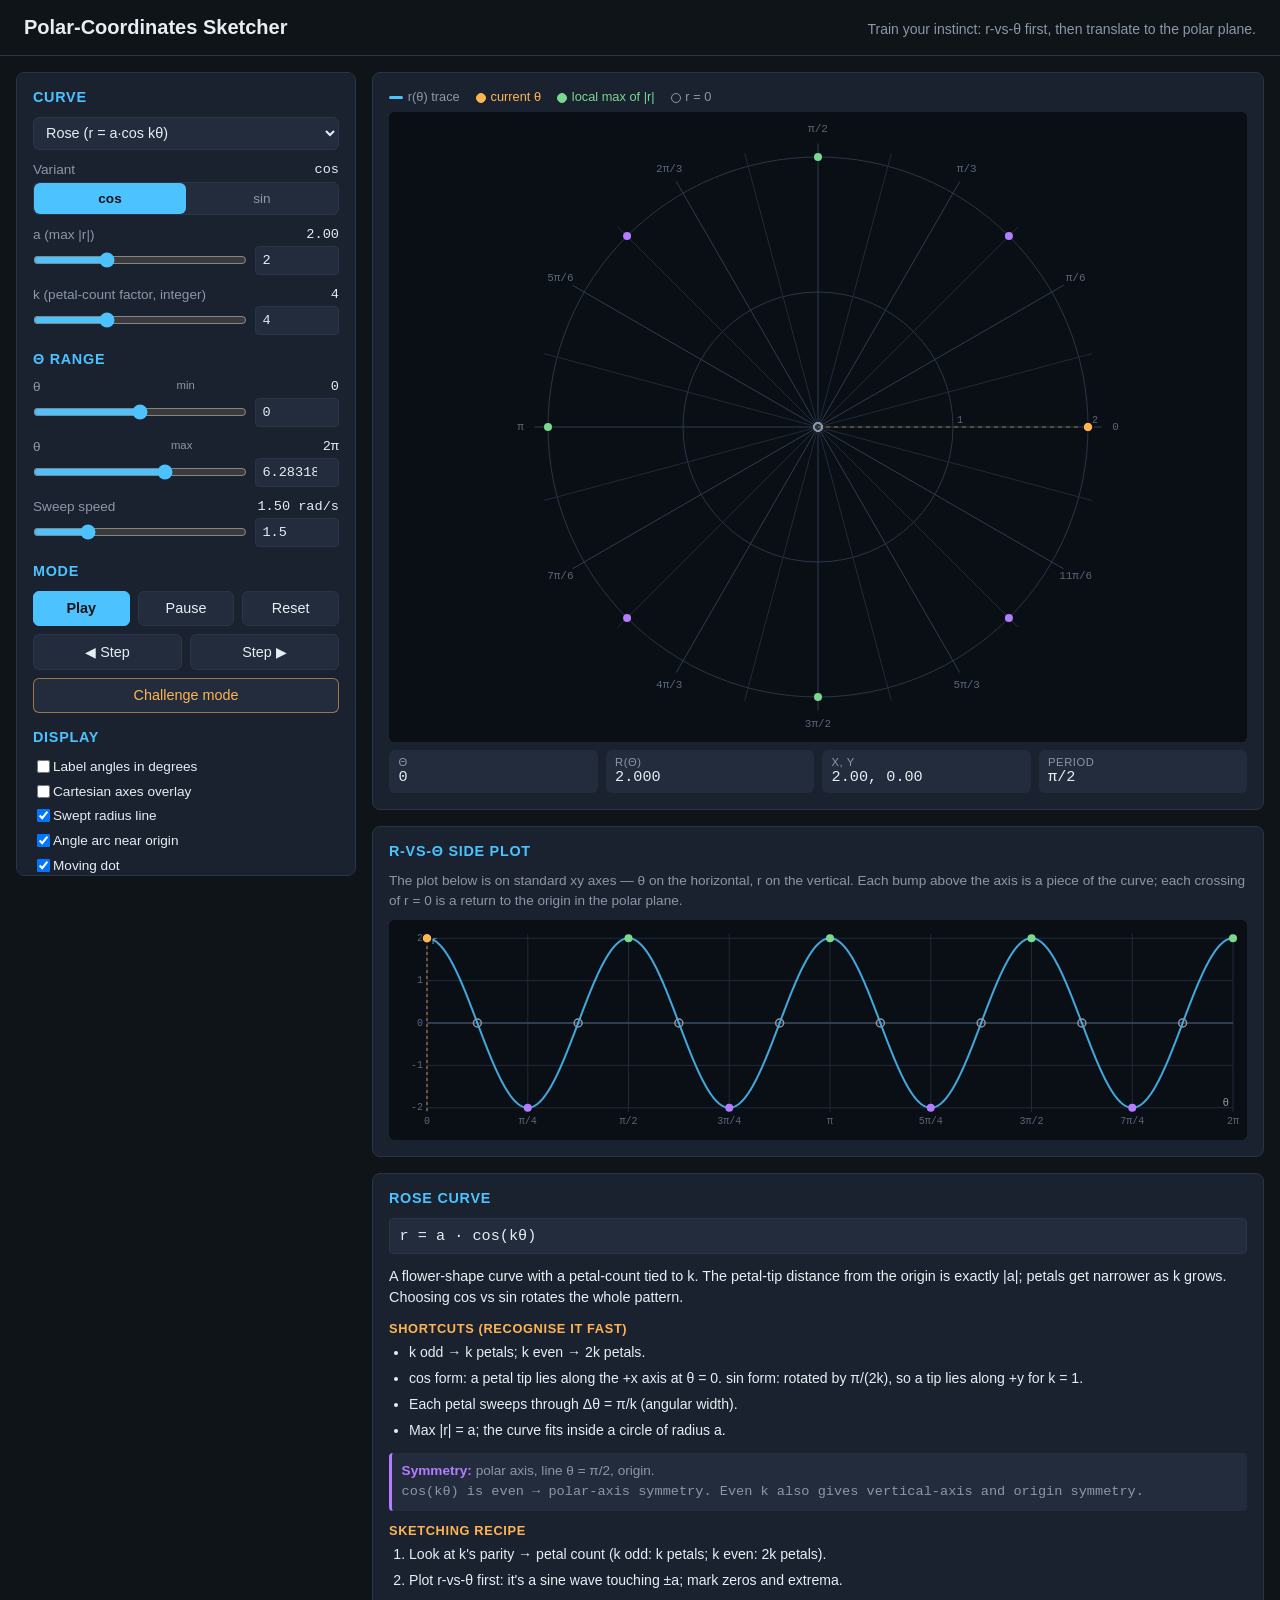
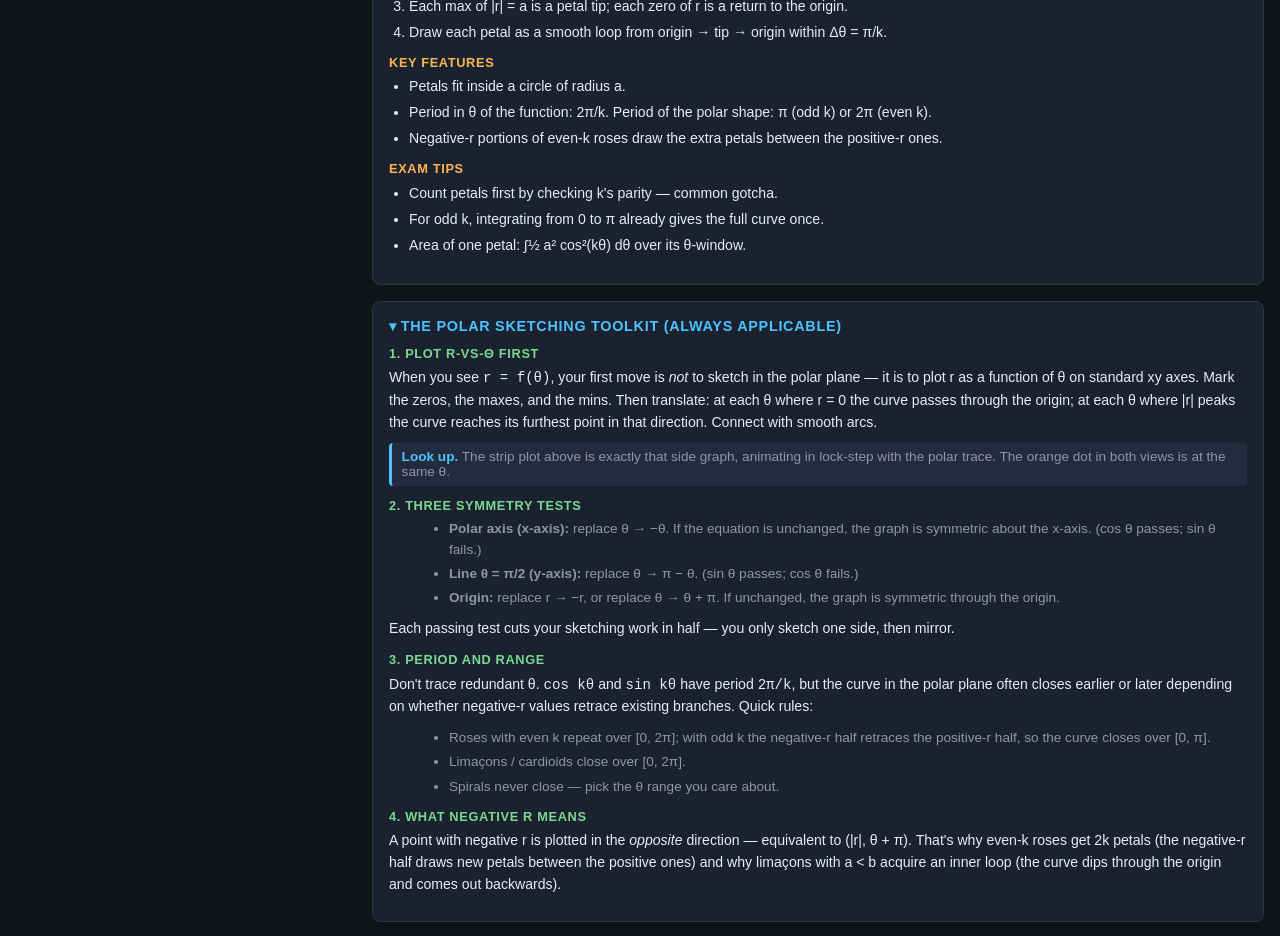
<file: index.html>
<!doctype html>
<html lang="en">
<head>
  <meta charset="utf-8" />
  <meta name="viewport" content="width=device-width, initial-scale=1" />
  <title>Polar-Coordinates Sketcher</title>
  <link rel="stylesheet" href="style.css" />
</head>
<body>
  <header>
    <h1>Polar-Coordinates Sketcher</h1>
    <span class="subtitle">Train your instinct: r-vs-θ first, then translate to the polar plane.</span>
  </header>

  <div class="layout">
    <aside class="sidebar panel">
      <h2>Curve</h2>
      <div class="control">
        <select id="curve">
          <option value="circle">Circle, centred at origin (r = a)</option>
          <option value="offsetCircle">Off-centre circle (r = 2a·cos θ)</option>
          <option value="rose" selected>Rose (r = a·cos kθ)</option>
          <option value="cardioid">Cardioid (r = a(1 + cos θ))</option>
          <option value="limacon">Limaçon (r = a + b·cos θ)</option>
          <option value="archimedean">Archimedean spiral (r = a + bθ)</option>
          <option value="lemniscate">Lemniscate (r² = a²·cos 2θ)</option>
          <option value="logSpiral">Logarithmic spiral (r = a·e^{bθ})</option>
        </select>
      </div>

      <div id="variantRow" class="control hidden">
        <label>Variant <span class="value" id="variantOut">cos</span></label>
        <div class="segmented" id="variant">
          <button data-value="cos" class="active">cos</button>
          <button data-value="sin">sin</button>
        </div>
      </div>

      <div id="paramHost"></div>

      <h2>θ range</h2>
      <div class="control">
        <label>θ<sub>min</sub> <span class="value" id="tMinOut">0</span></label>
        <div class="dual">
          <input type="range" id="tMinRange" min="-25.13" max="25.13" step="0.01" value="0" />
          <input type="number" id="tMinNum" step="0.01" value="0" />
        </div>
      </div>
      <div class="control">
        <label>θ<sub>max</sub> <span class="value" id="tMaxOut">2π</span></label>
        <div class="dual">
          <input type="range" id="tMaxRange" min="-25.13" max="25.13" step="0.01" value="6.2832" />
          <input type="number" id="tMaxNum" step="0.01" value="6.2832" />
        </div>
      </div>
      <div class="control">
        <label>Sweep speed <span class="value" id="speedOut">1.5 rad/s</span></label>
        <div class="dual">
          <input type="range" id="speedRange" min="0.1" max="6" step="0.05" value="1.5" />
          <input type="number" id="speedNum" step="0.05" value="1.5" />
        </div>
      </div>

      <h2>Mode</h2>
      <div class="button-row triple">
        <button id="playBtn" class="primary">Play</button>
        <button id="pauseBtn">Pause</button>
        <button id="resetBtn">Reset</button>
      </div>
      <div class="button-row">
        <button id="stepBackBtn">◀ Step</button>
        <button id="stepFwdBtn">Step ▶</button>
      </div>
      <div class="button-row single">
        <button id="challengeBtn" class="warn">Challenge mode</button>
      </div>

      <h2>Display</h2>
      <div class="checkbox-row">
        <input type="checkbox" id="optDegrees" /> <label for="optDegrees">Label angles in degrees</label>
      </div>
      <div class="checkbox-row">
        <input type="checkbox" id="optCartesian" /> <label for="optCartesian">Cartesian axes overlay</label>
      </div>
      <div class="checkbox-row">
        <input type="checkbox" id="optRadius" checked /> <label for="optRadius">Swept radius line</label>
      </div>
      <div class="checkbox-row">
        <input type="checkbox" id="optArc" checked /> <label for="optArc">Angle arc near origin</label>
      </div>
      <div class="checkbox-row">
        <input type="checkbox" id="optDot" checked /> <label for="optDot">Moving dot</label>
      </div>
      <div class="checkbox-row">
        <input type="checkbox" id="optAutofit" checked /> <label for="optAutofit">Auto-fit scale</label>
      </div>
      <div class="checkbox-row">
        <input type="checkbox" id="optMarkers" checked /> <label for="optMarkers">Key-θ markers</label>
      </div>
      <div class="checkbox-row">
        <input type="checkbox" id="optSidePlot" checked /> <label for="optSidePlot">Show r-vs-θ side plot</label>
      </div>
    </aside>

    <main class="stage">
      <section class="panel">
        <div class="legend">
          <span><span class="swatch" style="background: var(--accent);"></span>r(θ) trace</span>
          <span style="color: var(--accent-2);"><span class="swatch dot filled"></span>current θ</span>
          <span style="color: var(--ok);"><span class="swatch dot filled"></span>local max of |r|</span>
          <span style="color: var(--muted);"><span class="swatch dot"></span>r = 0</span>
        </div>
        <div class="canvas-wrap polar">
          <canvas id="polar"></canvas>
          <div class="challenge-overlay hidden" id="challengeOverlay">
            <div class="title">Sketch this in your head.</div>
            <div class="body">
              Read the formula and the r-vs-θ side plot below. Predict petal count, max |r|, where r hits zero,
              and the symmetry. Then click Reveal to verify.
            </div>
            <button id="revealBtn" class="primary">Reveal</button>
          </div>
        </div>
        <div class="hud">
          <div class="item"><div class="k">θ</div><div class="v" id="hudTheta">0.000</div></div>
          <div class="item"><div class="k">r(θ)</div><div class="v" id="hudR">0.000</div></div>
          <div class="item"><div class="k">x, y</div><div class="v" id="hudXY">0.000, 0.000</div></div>
          <div class="item"><div class="k">Period</div><div class="v" id="hudPeriod">2π</div></div>
        </div>
      </section>

      <section class="panel" id="sidePlotPanel">
        <h2>r-vs-θ side plot</h2>
        <p style="margin: 0 0 0.5rem 0; font-size: 0.85rem; color: var(--muted); line-height: 1.5;">
          The plot below is on standard xy axes — θ on the horizontal, r on the vertical. Each bump above the
          axis is a piece of the curve; each crossing of r = 0 is a return to the origin in the polar plane.
        </p>
        <div class="canvas-wrap strip">
          <canvas id="rTheta"></canvas>
        </div>
      </section>

      <section class="panel about-panel">
        <h2 id="aboutName">Curve</h2>
        <div class="formula" id="aboutFormula"></div>
        <p id="aboutDesc"></p>

        <h3>Shortcuts (recognise it fast)</h3>
        <ul id="aboutShortcuts"></ul>

        <div class="symmetry-line" id="aboutSymmetry"></div>

        <h3>Sketching recipe</h3>
        <ol id="aboutRecipe"></ol>

        <h3>Key features</h3>
        <ul id="aboutKey"></ul>

        <h3>Exam tips</h3>
        <ul id="aboutTips"></ul>
      </section>

      <details class="panel logic-panel" open>
        <summary>The polar sketching toolkit (always applicable)</summary>

        <h3>1. Plot r-vs-θ first</h3>
        <p>
          When you see <span class="mono">r = f(θ)</span>, your first move is <em>not</em> to sketch in the polar plane —
          it is to plot r as a function of θ on standard xy axes. Mark the zeros, the maxes, and the mins. Then
          translate: at each θ where r = 0 the curve passes through the origin; at each θ where |r| peaks the
          curve reaches its furthest point in that direction. Connect with smooth arcs.
        </p>
        <div class="callout"><strong>Look up.</strong> The strip plot above is exactly that side graph, animating in
          lock-step with the polar trace. The orange dot in both views is at the same θ.</div>

        <h3>2. Three symmetry tests</h3>
        <ul>
          <li><strong>Polar axis (x-axis):</strong> replace θ → −θ. If the equation is unchanged, the graph is symmetric about the x-axis. (cos θ passes; sin θ fails.)</li>
          <li><strong>Line θ = π/2 (y-axis):</strong> replace θ → π − θ. (sin θ passes; cos θ fails.)</li>
          <li><strong>Origin:</strong> replace r → −r, or replace θ → θ + π. If unchanged, the graph is symmetric through the origin.</li>
        </ul>
        <p>Each passing test cuts your sketching work in half — you only sketch one side, then mirror.</p>

        <h3>3. Period and range</h3>
        <p>
          Don't trace redundant θ. <span class="mono">cos kθ</span> and <span class="mono">sin kθ</span> have period
          <span class="mono">2π/k</span>, but the curve in the polar plane often closes earlier or later depending
          on whether negative-r values retrace existing branches. Quick rules:
        </p>
        <ul>
          <li>Roses with even k repeat over [0, 2π]; with odd k the negative-r half retraces the positive-r half, so the curve closes over [0, π].</li>
          <li>Limaçons / cardioids close over [0, 2π].</li>
          <li>Spirals never close — pick the θ range you care about.</li>
        </ul>

        <h3>4. What negative r means</h3>
        <p>
          A point with negative r is plotted in the <em>opposite</em> direction — equivalent to (|r|, θ + π).
          That's why even-k roses get 2k petals (the negative-r half draws new petals between the positive ones)
          and why limaçons with a &lt; b acquire an inner loop (the curve dips through the origin and comes out
          backwards).
        </p>
      </details>
    </main>
  </div>

  <script src="polar.js"></script>
</body>
</html>
</file>
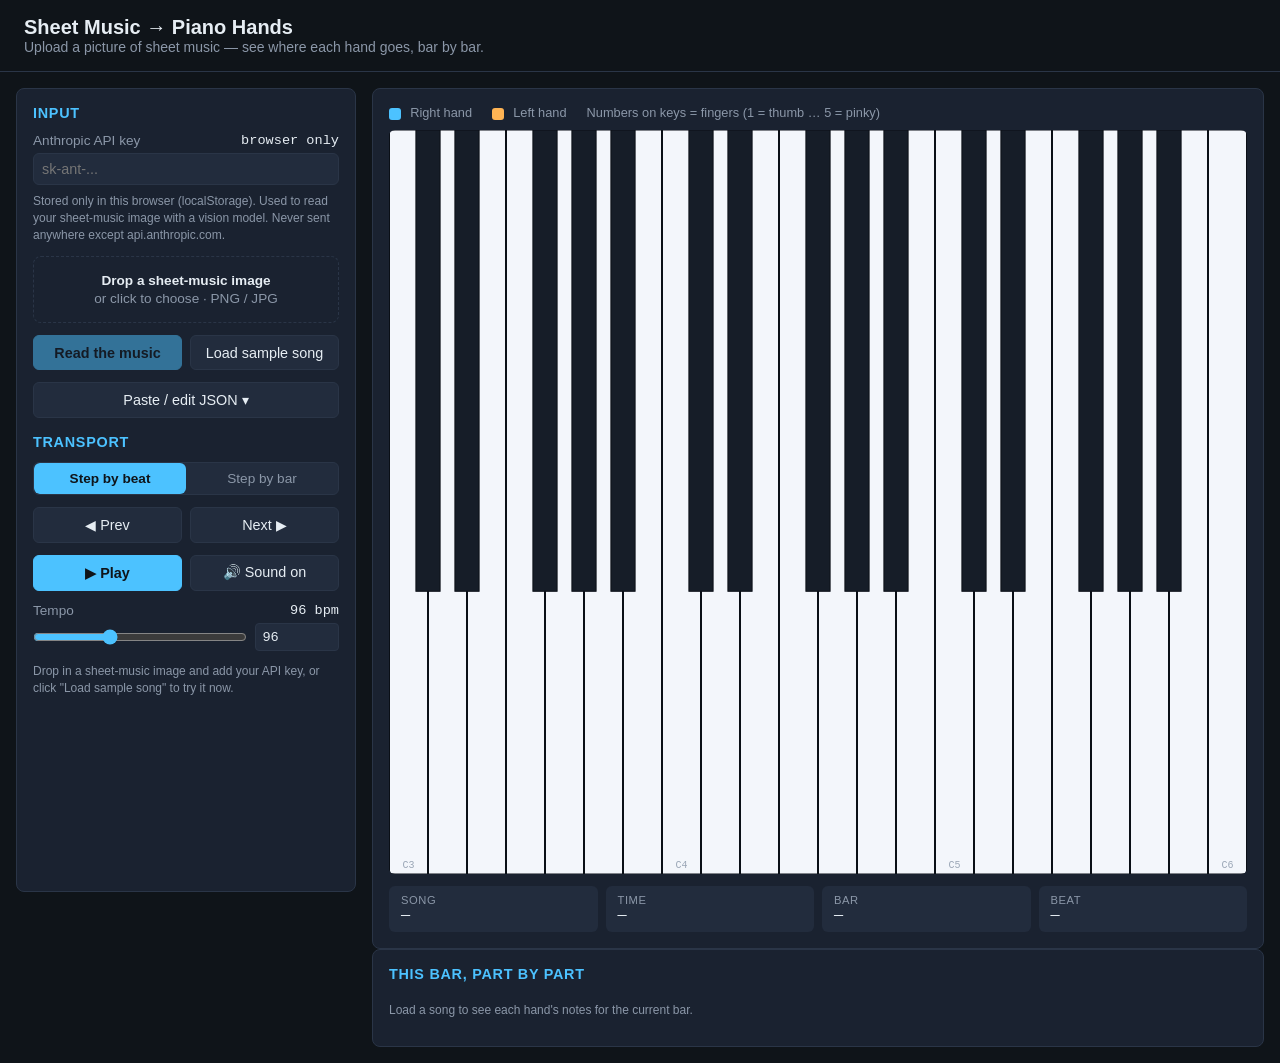
<file: piano.html>
<!DOCTYPE html>
<html lang="en">
<head>
  <meta charset="UTF-8" />
  <meta name="viewport" content="width=device-width, initial-scale=1.0" />
  <title>Sheet Music → Piano Hands</title>
  <link rel="stylesheet" href="piano.css" />
</head>
<body>
  <header>
    <div>
      <h1>Sheet Music → Piano Hands</h1>
      <div class="subtitle">Upload a picture of sheet music — see where each hand goes, bar by bar.</div>
    </div>
    <div id="songBadge" class="badge hidden"></div>
  </header>

  <div class="layout">
    <!-- ───────────── Sidebar controls ───────────── -->
    <aside class="panel sidebar">
      <h2>Input</h2>

      <div class="control">
        <label for="apiKey">Anthropic API key <span class="value">browser only</span></label>
        <input id="apiKey" type="password" class="text-input" placeholder="sk-ant-..." autocomplete="off" />
        <p class="note">Stored only in this browser (localStorage). Used to read your sheet-music image with a vision model. Never sent anywhere except api.anthropic.com.</p>
      </div>

      <div id="dropzone" class="dropzone">
        <input id="fileInput" type="file" accept="image/*" class="hidden" />
        <div class="dz-inner">
          <strong>Drop a sheet-music image</strong>
          <span>or click to choose · PNG / JPG</span>
        </div>
        <img id="preview" class="preview hidden" alt="sheet music preview" />
      </div>

      <div class="button-row">
        <button id="analyzeBtn" class="primary" disabled>Read the music</button>
        <button id="sampleBtn">Load sample song</button>
      </div>

      <div class="button-row single">
        <button id="pasteToggle">Paste / edit JSON ▾</button>
      </div>
      <div id="pasteWrap" class="hidden">
        <textarea id="jsonInput" class="json-input mono" spellcheck="false"
          placeholder='{ "title": "...", "timeSignature": "4/4", "tempoBpm": 96, "bars": [ ... ] }'></textarea>
        <div class="button-row single">
          <button id="loadJsonBtn">Load this JSON</button>
        </div>
      </div>

      <h2>Transport</h2>
      <div class="segmented" id="stepMode">
        <button data-mode="beat" class="active">Step by beat</button>
        <button data-mode="bar">Step by bar</button>
      </div>

      <div class="button-row">
        <button id="prevBtn">◀ Prev</button>
        <button id="nextBtn">Next ▶</button>
      </div>
      <div class="button-row">
        <button id="playBtn" class="primary">▶ Play</button>
        <button id="muteBtn">🔊 Sound on</button>
      </div>

      <div class="control" style="margin-top:0.75rem;">
        <label for="tempoRange">Tempo <span class="value"><span id="tempoOut">96</span> bpm</span></label>
        <div class="dual">
          <input id="tempoRange" type="range" min="30" max="220" step="1" value="96" />
          <input id="tempoNum" type="number" min="30" max="220" step="1" value="96" />
        </div>
      </div>

      <p id="status" class="note"></p>
    </aside>

    <!-- ───────────── Stage ───────────── -->
    <main class="stage">
      <div class="panel">
        <div class="legend">
          <span><span class="swatch-box right"></span> Right hand</span>
          <span><span class="swatch-box left"></span> Left hand</span>
          <span class="muted">Numbers on keys = fingers (1 = thumb … 5 = pinky)</span>
        </div>
        <canvas id="piano" height="260"></canvas>
        <div class="readout">
          <div class="item"><div class="k">Song</div><div class="v" id="rTitle">—</div></div>
          <div class="item"><div class="k">Time</div><div class="v" id="rTime">—</div></div>
          <div class="item"><div class="k">Bar</div><div class="v" id="rBar">—</div></div>
          <div class="item"><div class="k">Beat</div><div class="v" id="rBeat">—</div></div>
        </div>
      </div>

      <div class="panel">
        <h2>This bar, part by part</h2>
        <div id="parts" class="parts">
          <p class="note">Load a song to see each hand's notes for the current bar.</p>
        </div>
      </div>
    </main>
  </div>

  <script src="piano.js"></script>
</body>
</html>
</file>
<file: style.css>
:root {
  --bg: #0f1419;
  --panel: #1a2230;
  --panel-2: #222c3d;
  --text: #e6edf3;
  --muted: #8b97a8;
  --accent: #4cc2ff;
  --accent-2: #ffb454;
  --danger: #ff6b6b;
  --grid: #2a3547;
  --ok: #7bd88f;
  --violet: #b47cff;
  --pink: #ff9ad5;
}
* { box-sizing: border-box; }
html, body {
  margin: 0;
  padding: 0;
  background: var(--bg);
  color: var(--text);
  font-family: -apple-system, BlinkMacSystemFont, "Segoe UI", Roboto, sans-serif;
  min-height: 100vh;
}
.hidden { display: none !important; }
.mono { font-family: ui-monospace, "SF Mono", Menlo, monospace; }
header {
  padding: 1rem 1.5rem;
  border-bottom: 1px solid var(--grid);
  display: flex;
  justify-content: space-between;
  align-items: baseline;
  flex-wrap: wrap;
  gap: 0.5rem;
}
header h1 { margin: 0; font-size: 1.25rem; font-weight: 600; }
header .subtitle { color: var(--muted); font-size: 0.875rem; }

.layout {
  display: grid;
  grid-template-columns: 340px 1fr;
  gap: 1rem;
  padding: 1rem;
}
@media (max-width: 960px) {
  .layout { grid-template-columns: 1fr; }
}

.panel {
  background: var(--panel);
  border: 1px solid var(--grid);
  border-radius: 8px;
  padding: 1rem;
}
.sidebar { max-height: calc(100vh - 6rem); overflow-y: auto; position: sticky; top: 1rem; }
@media (max-width: 960px) {
  .sidebar { max-height: none; position: static; }
}
.panel h2 {
  margin: 0 0 0.75rem 0;
  font-size: 0.9rem;
  font-weight: 600;
  color: var(--accent);
  text-transform: uppercase;
  letter-spacing: 0.05em;
}
.panel h2:not(:first-child) { margin-top: 1rem; }
.panel h3 {
  margin: 0.75rem 0 0.4rem 0;
  font-size: 0.8rem;
  font-weight: 600;
  color: var(--accent-2);
  text-transform: uppercase;
  letter-spacing: 0.05em;
}

.control { margin-bottom: 0.75rem; }
.control label {
  display: flex;
  justify-content: space-between;
  font-size: 0.85rem;
  color: var(--muted);
  margin-bottom: 0.3rem;
  gap: 0.5rem;
}
.control label .value {
  color: var(--text);
  font-variant-numeric: tabular-nums;
  font-family: ui-monospace, "SF Mono", Menlo, monospace;
}
.control input[type="range"] {
  width: 100%;
  accent-color: var(--accent);
  margin: 0;
}
.control input[type="checkbox"] {
  margin-right: 0.5rem;
  accent-color: var(--accent);
}
.checkbox-row {
  display: flex;
  align-items: center;
  font-size: 0.85rem;
  color: var(--text);
  margin-bottom: 0.35rem;
}
.dual {
  display: grid;
  grid-template-columns: 1fr 84px;
  gap: 0.5rem;
  align-items: center;
}
.dual input[type="number"] {
  background: var(--panel-2);
  border: 1px solid var(--grid);
  color: var(--text);
  border-radius: 4px;
  padding: 0.35rem 0.4rem;
  font-family: ui-monospace, "SF Mono", Menlo, monospace;
  font-size: 0.85rem;
  width: 100%;
  min-width: 0;
}
.dual input[type="number"]:focus {
  outline: none;
  border-color: var(--accent);
}
select {
  width: 100%;
  background: var(--panel-2);
  border: 1px solid var(--grid);
  color: var(--text);
  border-radius: 6px;
  padding: 0.4rem 0.5rem;
  font-size: 0.9rem;
  font-family: inherit;
}
select:focus { outline: none; border-color: var(--accent); }

.segmented {
  display: grid;
  grid-template-columns: 1fr 1fr;
  gap: 0;
  background: var(--panel-2);
  border: 1px solid var(--grid);
  border-radius: 6px;
  overflow: hidden;
}
.segmented button {
  background: transparent;
  color: var(--muted);
  border: none;
  padding: 0.5rem 0.5rem;
  cursor: pointer;
  font-size: 0.85rem;
  transition: background 0.15s, color 0.15s;
}
.segmented button.active {
  background: var(--accent);
  color: #0f1419;
  font-weight: 600;
}
.segmented button:not(.active):hover { background: #2d3a50; color: var(--text); }

.button-row {
  display: grid;
  grid-template-columns: 1fr 1fr;
  gap: 0.5rem;
  margin-top: 0.5rem;
}
.button-row.triple { grid-template-columns: 1fr 1fr 1fr; }
.button-row.single { grid-template-columns: 1fr; }
button {
  background: var(--panel-2);
  color: var(--text);
  border: 1px solid var(--grid);
  border-radius: 6px;
  padding: 0.55rem 0.75rem;
  cursor: pointer;
  font-size: 0.9rem;
  transition: background 0.15s, border-color 0.15s;
  font-family: inherit;
}
button:hover { background: #2d3a50; border-color: var(--accent); }
button.primary { background: var(--accent); color: #0f1419; border-color: var(--accent); font-weight: 600; }
button.primary:hover { background: #6dd0ff; }
button.warn { border-color: rgba(255,180,84,0.55); color: var(--accent-2); }
button.warn.active { background: var(--accent-2); color: #0f1419; }

.stage {
  display: flex;
  flex-direction: column;
  gap: 1rem;
}
canvas {
  display: block;
  width: 100%;
  background: #0a0f16;
  border-radius: 6px;
}

.canvas-wrap {
  position: relative;
}
.canvas-wrap.polar canvas {
  aspect-ratio: 1 / 1;
  max-height: 70vh;
}
.canvas-wrap.strip canvas {
  height: 220px;
}

.challenge-overlay {
  position: absolute;
  inset: 0;
  background: rgba(15, 20, 25, 0.92);
  border: 1px dashed var(--accent-2);
  border-radius: 6px;
  display: flex;
  flex-direction: column;
  align-items: center;
  justify-content: center;
  gap: 0.75rem;
  padding: 1rem;
  text-align: center;
}
.challenge-overlay .title {
  font-size: 1.05rem;
  font-weight: 600;
  color: var(--accent-2);
}
.challenge-overlay .body {
  color: var(--muted);
  font-size: 0.9rem;
  max-width: 32ch;
  line-height: 1.5;
}

.hud {
  display: grid;
  grid-template-columns: repeat(auto-fit, minmax(120px, 1fr));
  gap: 0.5rem;
  margin-top: 0.5rem;
}
.hud .item {
  background: var(--panel-2);
  border-radius: 6px;
  padding: 0.4rem 0.6rem;
}
.hud .item .k {
  font-size: 0.7rem;
  color: var(--muted);
  text-transform: uppercase;
  letter-spacing: 0.05em;
}
.hud .item .v {
  font-family: ui-monospace, "SF Mono", Menlo, monospace;
  font-size: 0.95rem;
  font-variant-numeric: tabular-nums;
}

.legend {
  display: flex;
  gap: 1rem;
  font-size: 0.8rem;
  color: var(--muted);
  margin-bottom: 0.5rem;
  flex-wrap: wrap;
}
.legend .swatch {
  display: inline-block;
  width: 14px;
  height: 3px;
  vertical-align: middle;
  margin-right: 0.3rem;
  border-radius: 2px;
}
.legend .swatch.dot {
  width: 10px; height: 10px; border-radius: 50%; border: 1px solid currentColor;
}
.legend .swatch.dot.filled { background: currentColor; }

.formula {
  font-size: 0.95rem;
  font-family: ui-monospace, "SF Mono", Menlo, monospace;
  color: var(--text);
  background: var(--panel-2);
  border: 1px solid var(--grid);
  border-radius: 4px;
  padding: 0.5rem 0.6rem;
  margin-bottom: 0.75rem;
}

.about-panel p { margin: 0.4rem 0 0.75rem 0; line-height: 1.5; font-size: 0.9rem; }
.about-panel ul, .about-panel ol {
  margin: 0.25rem 0 0.75rem 1.25rem;
  padding: 0;
  font-size: 0.88rem;
  line-height: 1.5;
}
.about-panel ul li, .about-panel ol li { margin-bottom: 0.3rem; }
.about-panel .symmetry-line {
  font-size: 0.85rem;
  color: var(--muted);
  background: var(--panel-2);
  border-left: 3px solid var(--violet);
  padding: 0.5rem 0.6rem;
  border-radius: 4px;
  margin-bottom: 0.75rem;
  line-height: 1.5;
}
.about-panel .symmetry-line strong { color: var(--violet); }

.logic-panel summary {
  cursor: pointer;
  font-weight: 600;
  color: var(--accent);
  font-size: 0.9rem;
  text-transform: uppercase;
  letter-spacing: 0.05em;
  list-style: none;
  margin-bottom: 0.5rem;
}
.logic-panel summary::-webkit-details-marker { display: none; }
.logic-panel summary::before {
  content: "▾ ";
  display: inline-block;
  margin-right: 0.25rem;
  transition: transform 0.15s;
}
.logic-panel:not([open]) summary::before { transform: rotate(-90deg); }
.logic-panel h3 { color: var(--ok); }
.logic-panel p { font-size: 0.88rem; line-height: 1.55; margin: 0.25rem 0 0.6rem 0; color: var(--text); }
.logic-panel ul { margin: 0.25rem 0 0.6rem 1.25rem; font-size: 0.85rem; line-height: 1.5; color: var(--muted); }
.logic-panel ul li { margin-bottom: 0.25rem; }
.logic-panel .callout {
  border-left: 3px solid var(--accent);
  padding: 0.4rem 0.6rem;
  background: var(--panel-2);
  border-radius: 4px;
  font-size: 0.85rem;
  color: var(--muted);
  margin-bottom: 0.6rem;
}
.logic-panel .callout strong { color: var(--accent); }

.kbd {
  display: inline-block;
  padding: 0.05rem 0.35rem;
  border-radius: 3px;
  background: var(--panel-2);
  border: 1px solid var(--grid);
  font-family: ui-monospace, "SF Mono", Menlo, monospace;
  font-size: 0.8rem;
}
</file>
<file: piano.css>
:root {
  --bg: #0f1419;
  --panel: #1a2230;
  --panel-2: #222c3d;
  --text: #e6edf3;
  --muted: #8b97a8;
  --accent: #4cc2ff;   /* right hand */
  --accent-2: #ffb454; /* left hand  */
  --danger: #ff6b6b;
  --grid: #2a3547;
  --ok: #7bd88f;
}
* { box-sizing: border-box; }
html, body {
  margin: 0;
  padding: 0;
  background: var(--bg);
  color: var(--text);
  font-family: -apple-system, BlinkMacSystemFont, "Segoe UI", Roboto, sans-serif;
  min-height: 100vh;
}
.hidden { display: none !important; }
.mono { font-family: ui-monospace, "SF Mono", Menlo, monospace; }
.muted { color: var(--muted); }

header {
  padding: 1rem 1.5rem;
  border-bottom: 1px solid var(--grid);
  display: flex;
  justify-content: space-between;
  align-items: baseline;
  flex-wrap: wrap;
  gap: 0.5rem;
}
header h1 { margin: 0; font-size: 1.25rem; font-weight: 600; }
header .subtitle { color: var(--muted); font-size: 0.875rem; }

.layout {
  display: grid;
  grid-template-columns: 340px 1fr;
  gap: 1rem;
  padding: 1rem;
}
@media (max-width: 960px) { .layout { grid-template-columns: 1fr; } }

.panel {
  background: var(--panel);
  border: 1px solid var(--grid);
  border-radius: 8px;
  padding: 1rem;
}
.sidebar { max-height: calc(100vh - 6rem); overflow-y: auto; position: sticky; top: 1rem; }
@media (max-width: 960px) { .sidebar { max-height: none; position: static; } }
.panel h2 {
  margin: 0 0 0.75rem 0;
  font-size: 0.9rem;
  font-weight: 600;
  color: var(--accent);
  text-transform: uppercase;
  letter-spacing: 0.05em;
}
.panel h2:not(:first-child) { margin-top: 1rem; }

.control { margin-bottom: 0.75rem; }
.control label {
  display: flex;
  justify-content: space-between;
  font-size: 0.85rem;
  color: var(--muted);
  margin-bottom: 0.3rem;
  gap: 0.5rem;
}
.control label .value {
  color: var(--text);
  font-variant-numeric: tabular-nums;
  font-family: ui-monospace, "SF Mono", Menlo, monospace;
}
.control input[type="range"] { width: 100%; accent-color: var(--accent); margin: 0; }

.text-input, .json-input {
  width: 100%;
  background: var(--panel-2);
  border: 1px solid var(--grid);
  color: var(--text);
  border-radius: 6px;
  padding: 0.45rem 0.5rem;
  font-size: 0.9rem;
  font-family: inherit;
}
.text-input:focus, .json-input:focus { outline: none; border-color: var(--accent); }
.json-input { min-height: 150px; font-size: 0.8rem; resize: vertical; }

.dual { display: grid; grid-template-columns: 1fr 84px; gap: 0.5rem; align-items: center; }
.dual input[type="number"] {
  background: var(--panel-2);
  border: 1px solid var(--grid);
  color: var(--text);
  border-radius: 4px;
  padding: 0.35rem 0.4rem;
  font-family: ui-monospace, "SF Mono", Menlo, monospace;
  font-size: 0.85rem;
  width: 100%;
  min-width: 0;
}
.dual input[type="number"]:focus { outline: none; border-color: var(--accent); }

.segmented {
  display: grid;
  grid-template-columns: 1fr 1fr;
  background: var(--panel-2);
  border: 1px solid var(--grid);
  border-radius: 6px;
  overflow: hidden;
}
.segmented button {
  background: transparent;
  color: var(--muted);
  border: none;
  padding: 0.5rem;
  cursor: pointer;
  font-size: 0.85rem;
  transition: background 0.15s, color 0.15s;
}
.segmented button.active { background: var(--accent); color: #0f1419; font-weight: 600; }
.segmented button:not(.active):hover { background: #2d3a50; color: var(--text); }

.button-row { display: grid; grid-template-columns: 1fr 1fr; gap: 0.5rem; margin-top: 0.75rem; }
.button-row.single { grid-template-columns: 1fr; }
button {
  background: var(--panel-2);
  color: var(--text);
  border: 1px solid var(--grid);
  border-radius: 6px;
  padding: 0.55rem 0.75rem;
  cursor: pointer;
  font-size: 0.9rem;
  transition: background 0.15s, border-color 0.15s;
  font-family: inherit;
}
button:hover:not(:disabled) { background: #2d3a50; border-color: var(--accent); }
button:disabled { opacity: 0.5; cursor: not-allowed; }
button.primary { background: var(--accent); color: #0f1419; border-color: var(--accent); font-weight: 600; }
button.primary:hover:not(:disabled) { background: #6dd0ff; }

.dropzone {
  border: 1.5px dashed var(--grid);
  border-radius: 8px;
  padding: 1rem;
  text-align: center;
  cursor: pointer;
  transition: border-color 0.15s, background 0.15s;
  margin-bottom: 0.25rem;
}
.dropzone:hover, .dropzone.dragover { border-color: var(--accent); background: rgba(76,194,255,0.06); }
.dz-inner { display: flex; flex-direction: column; gap: 0.2rem; color: var(--muted); font-size: 0.85rem; }
.dz-inner strong { color: var(--text); font-weight: 600; }
.preview { max-width: 100%; max-height: 140px; margin-top: 0.6rem; border-radius: 6px; }

canvas {
  display: block;
  width: 100%;
  background: #0a0f16;
  border-radius: 6px;
}

.readout {
  display: grid;
  grid-template-columns: repeat(auto-fit, minmax(110px, 1fr));
  gap: 0.5rem;
  margin-top: 0.75rem;
}
.readout .item { background: var(--panel-2); border-radius: 6px; padding: 0.5rem 0.75rem; }
.readout .item .k { font-size: 0.7rem; color: var(--muted); text-transform: uppercase; letter-spacing: 0.05em; }
.readout .item .v {
  font-family: ui-monospace, "SF Mono", Menlo, monospace;
  font-size: 0.95rem;
  font-variant-numeric: tabular-nums;
}

.badge {
  display: inline-block;
  padding: 0.15rem 0.6rem;
  border-radius: 999px;
  font-size: 0.8rem;
  font-weight: 600;
  background: rgba(123,216,143,0.18);
  color: var(--ok);
  border: 1px solid rgba(123,216,143,0.45);
}

.legend { display: flex; gap: 1.25rem; font-size: 0.8rem; color: var(--muted); margin-bottom: 0.6rem; flex-wrap: wrap; align-items: center; }
.swatch-box { display: inline-block; width: 12px; height: 12px; border-radius: 3px; vertical-align: middle; margin-right: 0.35rem; }
.swatch-box.right { background: var(--accent); }
.swatch-box.left { background: var(--accent-2); }

.note { font-size: 0.75rem; color: var(--muted); margin-top: 0.5rem; line-height: 1.4; }
.note.err { color: var(--danger); }
.note.ok { color: var(--ok); }

.parts { display: grid; grid-template-columns: 1fr 1fr; gap: 0.75rem; }
@media (max-width: 620px) { .parts { grid-template-columns: 1fr; } }
.part {
  background: var(--panel-2);
  border: 1px solid var(--grid);
  border-radius: 8px;
  padding: 0.75rem;
}
.part .hand-title { font-weight: 600; font-size: 0.85rem; margin-bottom: 0.5rem; }
.part.right .hand-title { color: var(--accent); }
.part.left .hand-title { color: var(--accent-2); }
.chips { display: flex; flex-wrap: wrap; gap: 0.4rem; }
.chip {
  display: inline-flex;
  align-items: baseline;
  gap: 0.35rem;
  background: var(--panel);
  border: 1px solid var(--grid);
  border-radius: 6px;
  padding: 0.25rem 0.5rem;
  font-size: 0.85rem;
  font-family: ui-monospace, "SF Mono", Menlo, monospace;
}
.chip.active { border-color: var(--accent); background: rgba(76,194,255,0.12); }
.part.left .chip.active { border-color: var(--accent-2); background: rgba(255,180,84,0.12); }
.chip .fin {
  font-size: 0.7rem;
  background: var(--grid);
  border-radius: 999px;
  padding: 0 0.4rem;
  color: var(--text);
}
.chip .beat { font-size: 0.7rem; color: var(--muted); }

.spinner {
  display: inline-block;
  width: 12px; height: 12px;
  border: 2px solid var(--grid);
  border-top-color: var(--accent);
  border-radius: 50%;
  animation: spin 0.7s linear infinite;
  vertical-align: middle;
  margin-right: 0.4rem;
}
@keyframes spin { to { transform: rotate(360deg); } }
</file>
